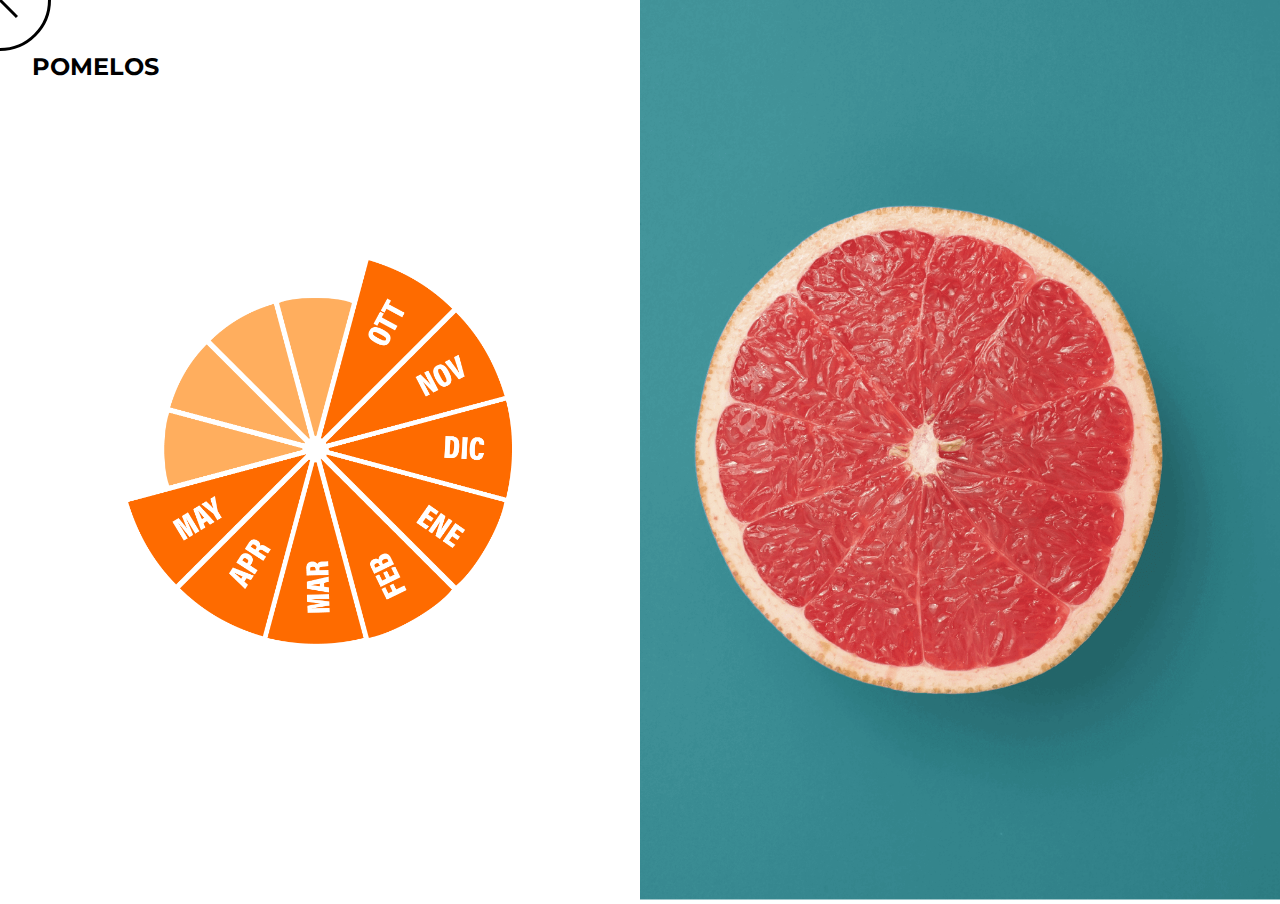
<file: gsap/01-cursor-sticky/index.html>
<!DOCTYPE html>
<html lang="es">

<head>
    <meta charset="UTF-8">
    <meta name="viewport" content="width=device-width, initial-scale=1.0">
    <title>01 Cursor Sticky</title>
    <link rel="stylesheet" href="main.css">
    <link rel="stylesheet" href="https://fonts.googleapis.com/css2?family=Montserrat:wght@400;700&display=swap">
    <script src="https://cdnjs.cloudflare.com/ajax/libs/gsap/3.11.1/gsap.min.js"></script>
</head>

<body>
    <div id="product-display">
        <div class="producto-info">
            <div class="data-middle-product">
                <h2>Pomelos</h2>
                <div class="wrapper-image-calendar"><img src="img/calendario.png"></div>
            </div>
            <div class="image-middle-product"><img src="img/pomelo.png" alt="Pomelos">
            </div>
        </div>
        <span class="stickyCursor"><span class="cruz-vertical"></span><span class="cruz-horizontal"></span></span>
    </div>
    <script src="main.js"></script>
</body>

</html>
</file>
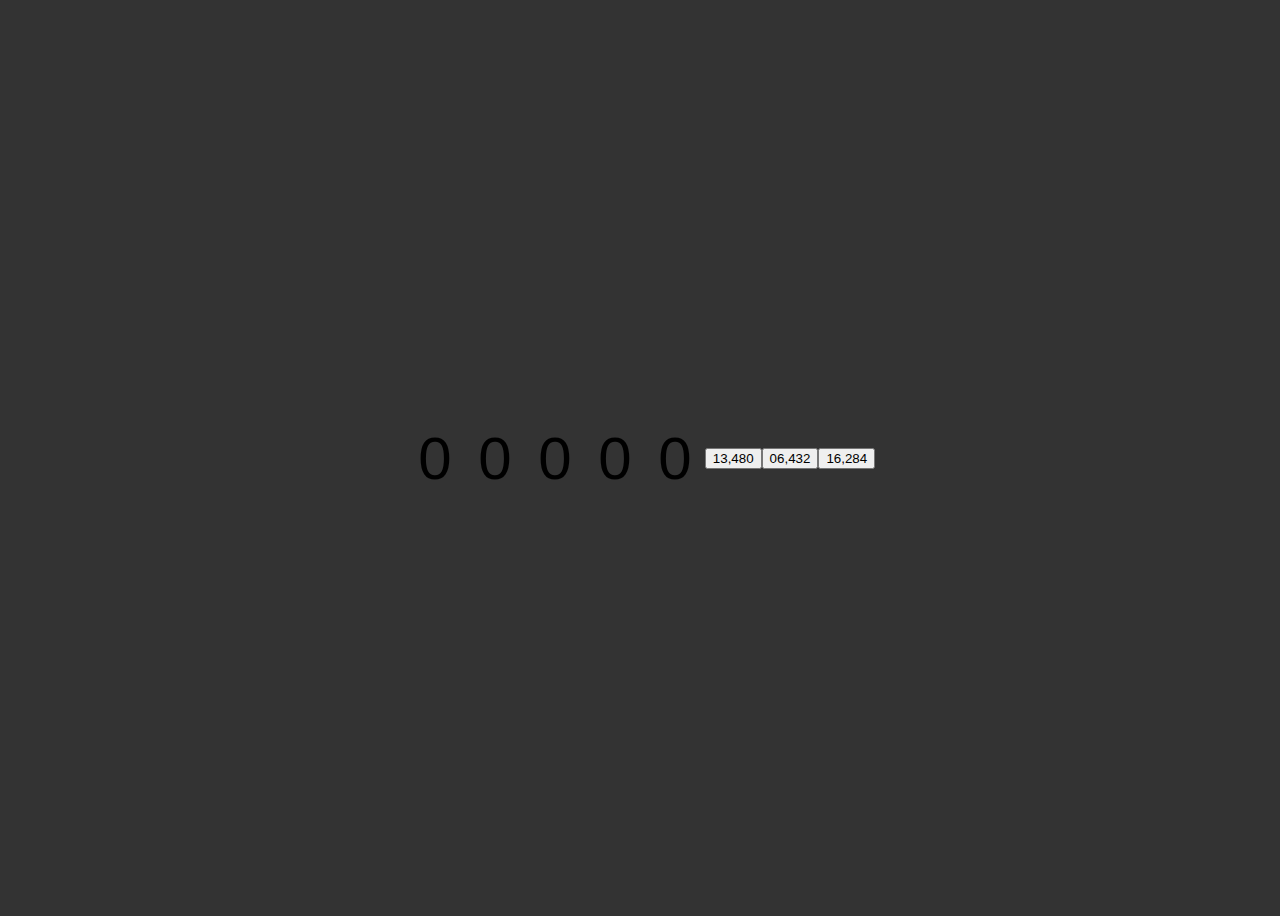
<file: gsap/02-odometer-counter/index.html>
<!DOCTYPE html>
<html lang="es">

<head>
    <meta charset="UTF-8">
    <meta name="viewport" content="width=device-width, initial-scale=1.0">
    <title>01 Cursor Sticky</title>
    <link rel="stylesheet" href="main.css">
    <link rel="stylesheet" href="https://fonts.googleapis.com/css2?family=Montserrat:wght@400;700&display=swap">
    <script src="https://cdnjs.cloudflare.com/ajax/libs/gsap/3.11.1/gsap.min.js"></script>
</head>

<body>
    <div class="odometer">
        <div class="digit">
            <div class="number" id="digit-5">
                <div>0</div>
                <div>1</div>
                <div>2</div>
                <div>3</div>
                <div>4</div>
                <div>5</div>
                <div>6</div>
                <div>7</div>
                <div>8</div>
                <div>9</div>
            </div>
        </div>
        <div class="digit">
            <div class="number" id="digit-4">
                <div>0</div>
                <div>1</div>
                <div>2</div>
                <div>3</div>
                <div>4</div>
                <div>5</div>
                <div>6</div>
                <div>7</div>
                <div>8</div>
                <div>9</div>
            </div>
        </div>
        <div class="digit">
            <div class="number" id="digit-3">
                <div>0</div>
                <div>1</div>
                <div>2</div>
                <div>3</div>
                <div>4</div>
                <div>5</div>
                <div>6</div>
                <div>7</div>
                <div>8</div>
                <div>9</div>
            </div>
        </div>
        <div class="digit">
            <div class="number" id="digit-2">
                <div>0</div>
                <div>1</div>
                <div>2</div>
                <div>3</div>
                <div>4</div>
                <div>5</div>
                <div>6</div>
                <div>7</div>
                <div>8</div>
                <div>9</div>
            </div>
        </div>
        <div class="digit">
            <div class="number" id="digit-1">
                <div>0</div>
                <div>1</div>
                <div>2</div>
                <div>3</div>
                <div>4</div>
                <div>5</div>
                <div>6</div>
                <div>7</div>
                <div>8</div>
                <div>9</div>
            </div>
        </div>
    </div>

    <button data-number="13480">13,480</button>
    <button data-number="06432">06,432</button>
    <button data-number="16284">16,284</button>

    <script src="main.js"></script>
</body>

</html>
</file>
<file: gsap/01-cursor-sticky/main.css>
body {
    margin: 0;
    padding: 0;
}

.producto-info {
    display: flex;
    flex-wrap: wrap;
}

.producto-info>div {
    width: 50%;
}

.image-middle-product img {
    width: 50vw;
    height: 100vh;
    object-fit: cover;
    object-position: center;
}

.data-middle-product {
    padding: 2em;
    box-sizing: border-box;
    position: relative;
}

.data-middle-product h2 {
    position: absolute;
    font-family: 'Montserrat', sans-serif;
    text-transform: uppercase;
}

.wrapper-image-calendar {
    height: 100%;
    display: flex;
    justify-content: center;
    align-items: center;
}

.data-middle-product img {
    max-width: 30vw;
    max-height: 50vh;
}

#product-display span.stickyCursor {
    position: fixed;
    top: 0;
    left: 0;
    width: 6em;
    height: 6em;
    border-radius: 50%;
    border: 3px solid #000;
    object-fit: cover;
    z-index: 9;
    opacity: 0;
    visibility: hidden;
    pointer-events: none;
}

#product-display span.stickyCursor>span.cruz-vertical {
    position: absolute;
    height: 3em;
    width: 3px;
    background: black;
    left: 50%;
    top: 50%;
    transform: translate(-50%, -50%) rotate(45deg);
    display: inline-block;
}

#product-display span.stickyCursor>span.cruz-horizontal {
    position: absolute;
    height: 3px;
    width: 3em;
    background: black;
    left: 50%;
    top: 50%;
    transform: translate(-50%, -50%) rotate(45deg);
    display: inline-block;
}
</file>
<file: gsap/02-odometer-counter/main.css>
body {
    display: flex;
    justify-content: center;
    align-items: center;
    height: 100vh;
    background-color: #333;
    font-family: sans-serif;
}

.odometer {
    display: flex;
}

.digit {
    overflow: hidden;
    height: 1em;
    width: 1em;
    position: relative;
    font-size: 60px;
}

.number {
    position: absolute;
    top: 0;
    left: 0;
    right: 0;
    bottom: 0;
}

.number div {
    height: 1em;
    display: flex;
    justify-content: center;
    align-items: center;
}
.simbolo-counter {
    height: .8em;
}
</file>
